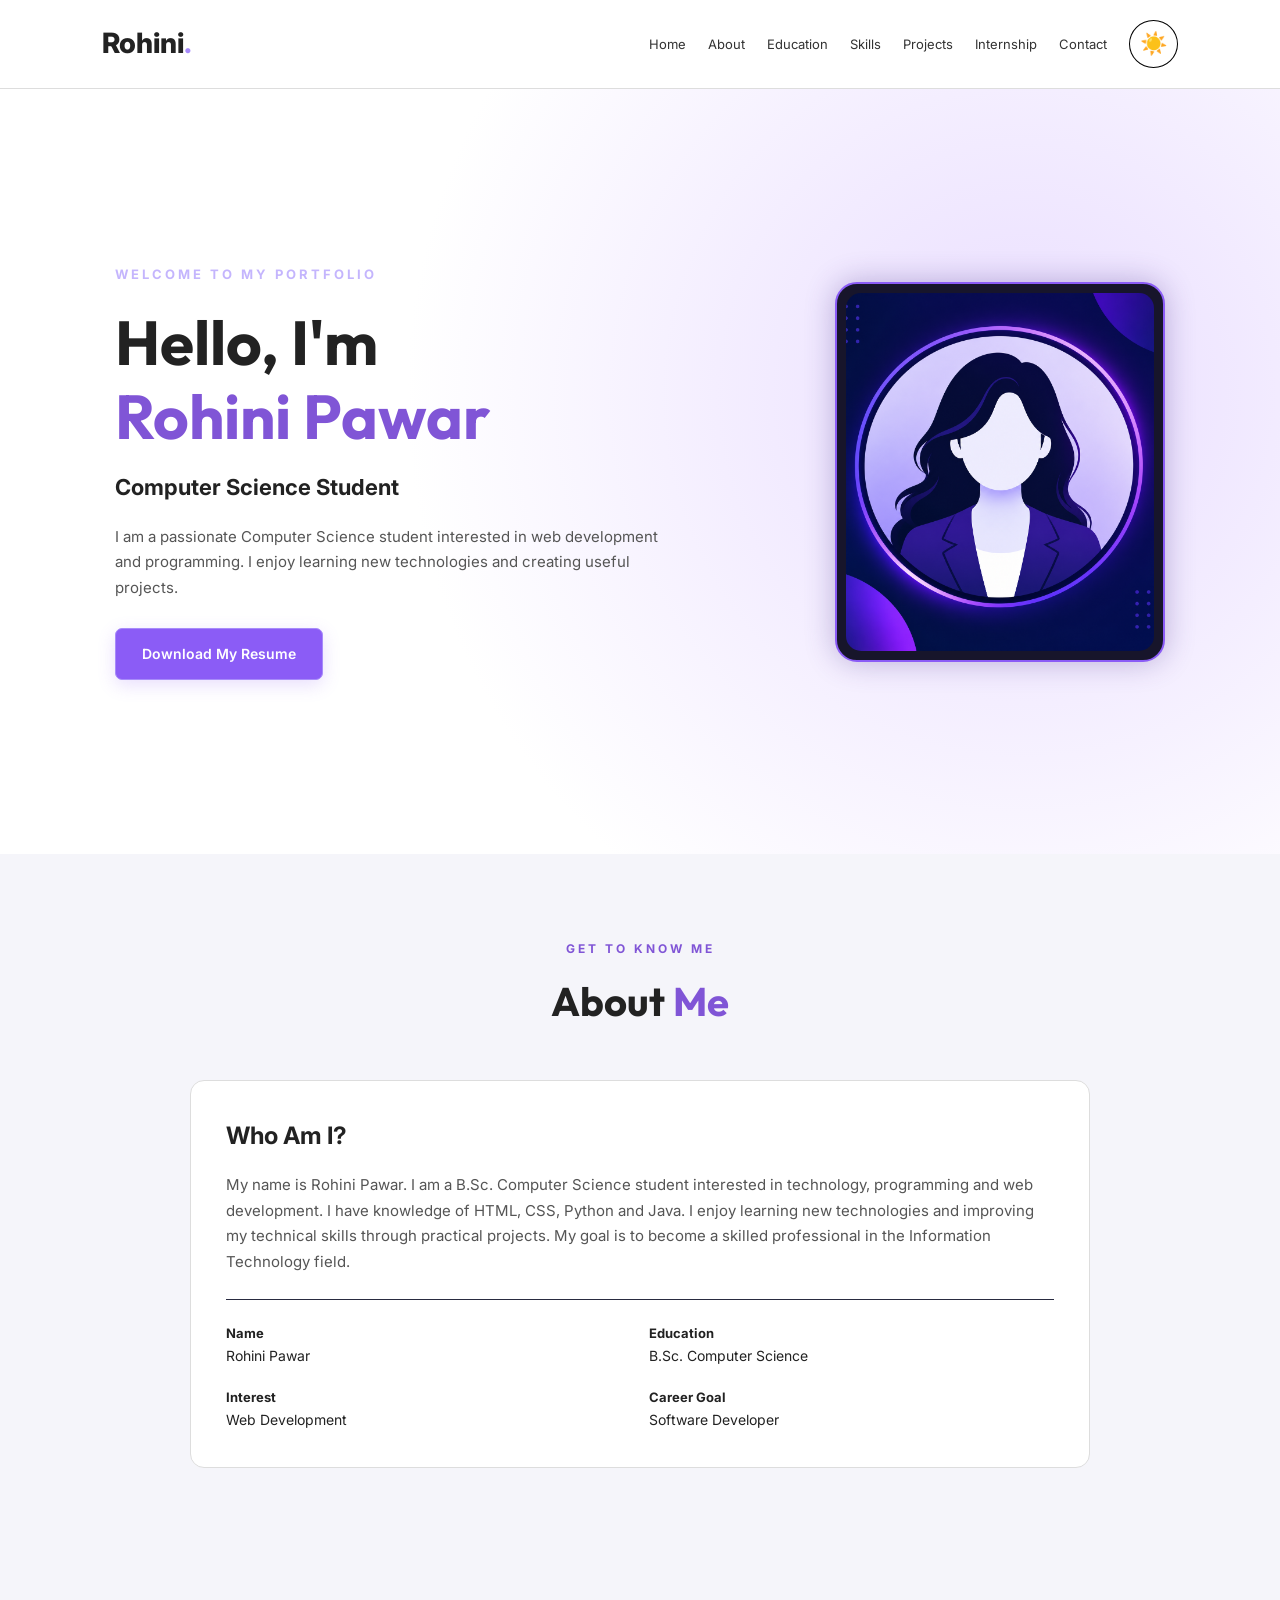
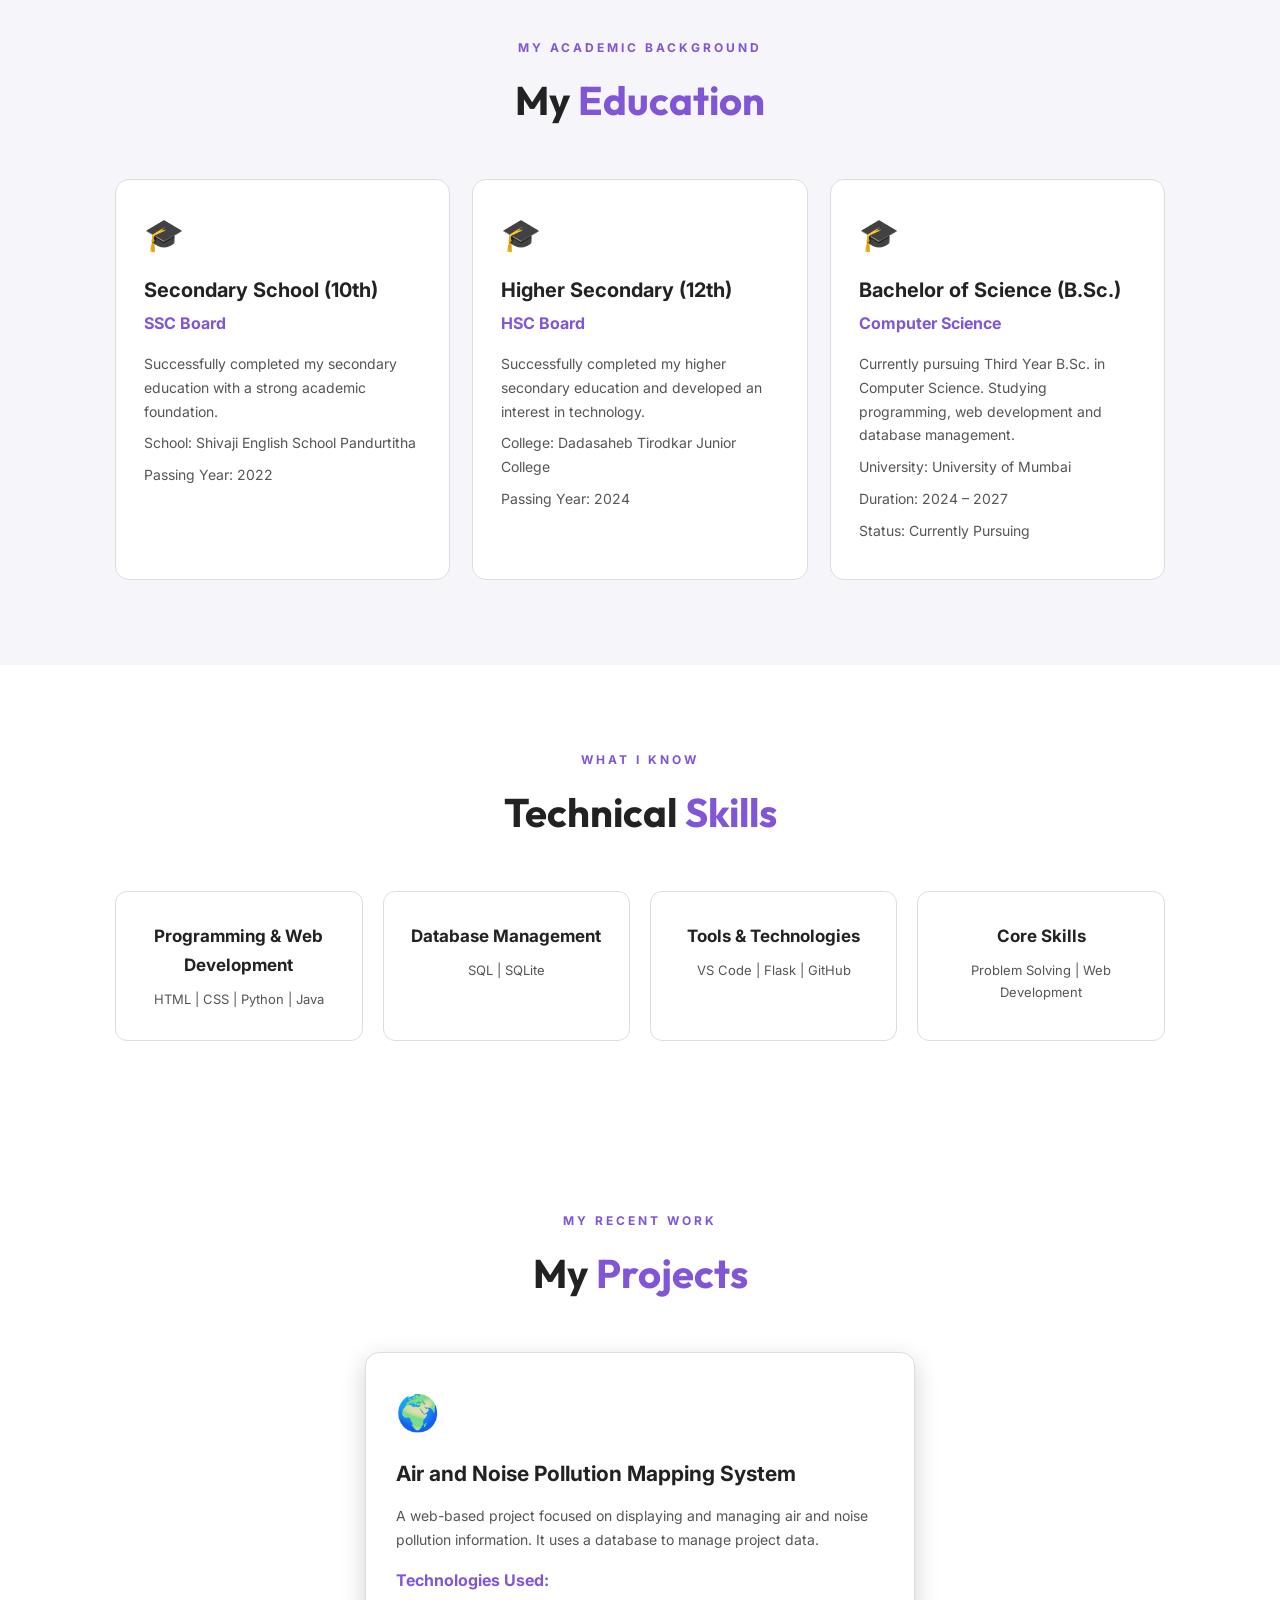
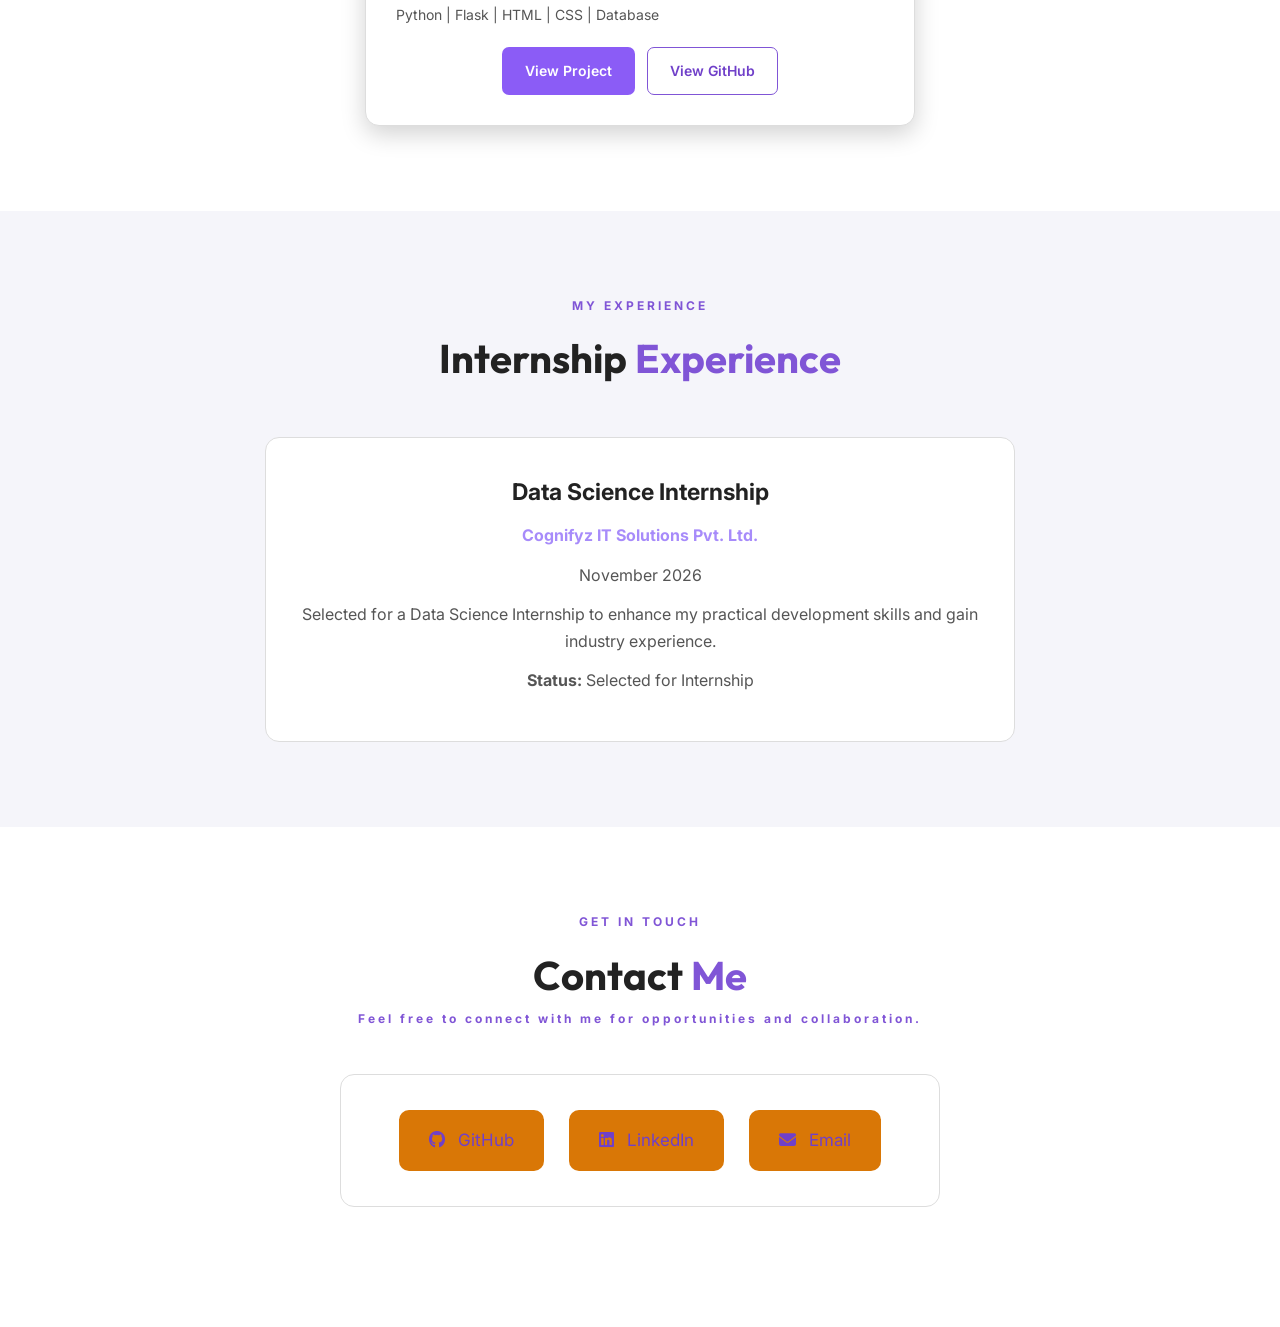
<file: index.html>
<!DOCTYPE html>
<html lang="en">

<head>
    <meta charset="UTF-8">
    <meta name="viewport" content="width=device-width, initial-scale=1.0">

    <meta name="description" content="Rohini Pawar's personal portfolio showcasing education, technical skills, projects and internship experience.">

    <title>Rohini Pawar | Portfolio</title>

    <link rel="stylesheet" href="style.css">

    <link rel="stylesheet"
href="https://cdnjs.cloudflare.com/ajax/libs/font-awesome/6.5.2/css/all.min.css">
</head>

<body>

    <!-- Navigation -->
    <header>

        <a href="#home" class="logo">Rohini<span>.</span></a>

        <button
            class="menu-icon"
            id="menu-btn"
            type="button"
            aria-label="Open navigation menu"
            aria-expanded="false">
            ☰
        </button>

        <nav id="navbar">

            <a href="#home">Home</a>
            <a href="#about">About</a>
            <a href="#education">Education</a>
            <a href="#skills">Skills</a>
            <a href="#projects">Projects</a>
            <a href="#internship">Internship</a>
            <a href="#contact">Contact</a>

            <button
                id="theme-toggle"
                class="theme-btn"
                type="button"
                aria-label="Toggle dark and light mode">
                🌙
            </button>

        </nav>

    </header>


    <!-- Home Section -->
    <section id="home">

        <div class="hero-content">

            <div class="hero-text">

                <p class="intro">WELCOME TO MY PORTFOLIO</p>

                <h1>Hello, I'm <span>Rohini Pawar</span></h1>

                <h2>Computer Science Student</h2>

                <p>
                    I am a passionate Computer Science student interested
                    in web development and programming. I enjoy learning
                    new technologies and creating useful projects.
                </p>

                <div class="resume-button">

                    <a href="resume.pdf/rohini.cv.pdf" download>
                        Download My Resume
                    </a>

                </div>

            </div>


            <div class="hero-image">

                <img
                    src="image/profile.png"
                    alt="Rohini Pawar profile photo">

            </div>

        </div>

    </section>


    <!-- About Section -->
    <section id="about">

        <div class="heading">

            <p>GET TO KNOW ME</p>

            <h2>About <span>Me</span></h2>

        </div>


        <div class="about-box">

            <h3>Who Am I?</h3>

            <p>
                My name is Rohini Pawar. I am a B.Sc. Computer Science
                student interested in technology, programming and
                web development.

                I have knowledge of HTML, CSS, Python and Java.
                I enjoy learning new technologies and improving
                my technical skills through practical projects.

                My goal is to become a skilled professional
                in the Information Technology field.
            </p>


            <div class="details">

                <div>
                    <strong>Name</strong>
                    <span>Rohini Pawar</span>
                </div>

                <div>
                    <strong>Education</strong>
                    <span>B.Sc. Computer Science</span>
                </div>

                <div>
                    <strong>Interest</strong>
                    <span>Web Development</span>
                </div>

                <div>
                    <strong>Career Goal</strong>
                    <span>Software Developer</span>
                </div>

            </div>

        </div>

    </section>


    <!-- Education Section -->
    <section id="education">

        <div class="heading">

            <p>MY ACADEMIC BACKGROUND</p>

            <h2>My <span>Education</span></h2>

        </div>


        <div class="education-container">


            <!-- SSC -->
            <div class="education-box">

                <div class="education-icon">🎓</div>

                <h3>Secondary School (10th)</h3>

                <h4>SSC Board</h4>

                <p>
                    Successfully completed my secondary education
                    with a strong academic foundation.
                </p>

                <span>School: Shivaji English School Pandurtitha</span>

                <span>Passing Year: 2022</span>

            </div>


            <!-- HSC -->
            <div class="education-box">

                <div class="education-icon">🎓</div>

                <h3>Higher Secondary (12th)</h3>

                <h4>HSC Board</h4>

                <p>
                    Successfully completed my higher secondary
                    education and developed an interest in technology.
                </p>

                <span>College: Dadasaheb Tirodkar Junior College</span>

                <span>Passing Year: 2024</span>

            </div>


            <!-- Graduation -->
            <div class="education-box">

                <div class="education-icon">🎓</div>

                <h3>Bachelor of Science (B.Sc.)</h3>

                <h4>Computer Science</h4>

                <p>
                    Currently pursuing Third Year B.Sc. in Computer Science.
                    Studying programming, web development and database
                    management.
                </p>

                <span>University: University of Mumbai</span>

                <span>Duration: 2024 – 2027</span>

                <span>Status: Currently Pursuing</span>

            </div>

        </div>

    </section>


    <!-- Skills Section -->
    <section id="skills">

        <div class="heading">

            <p>WHAT I KNOW</p>

            <h2>Technical <span>Skills</span></h2>

        </div>


        <div class="skills-container">


            <div class="skill-card">

                <h3>Programming & Web Development</h3>

                <p>HTML | CSS | Python | Java</p>

            </div>


            <div class="skill-card">

                <h3>Database Management</h3>

                <p>SQL | SQLite</p>

            </div>


            <div class="skill-card">

                <h3>Tools & Technologies</h3>

                <p>VS Code | Flask | GitHub</p>

            </div>


            <div class="skill-card">

                <h3>Core Skills</h3>

                <p>Problem Solving | Web Development</p>

            </div>

        </div>

    </section>


    <!-- Projects Section -->
    <section id="projects">

        <div class="heading">

            <p>MY RECENT WORK</p>

            <h2>My <span>Projects</span></h2>

        </div>


        <div class="projects-container">


            <!-- Project 1 -->
            <div class="project-card">

                <div class="project-icon">🌍</div>

                <h3>Air and Noise Pollution Mapping System</h3>

                <p>
                    A web-based project focused on displaying and
                    managing air and noise pollution information.
                    It uses a database to manage project data.
                </p>

                <h4>Technologies Used:</h4>

                <p class="project-tech">
                    Python | Flask | HTML | CSS | Database
                </p>


                <div class="project-links">

                    <a
                        href="project.html"
                        target="_blank"
                        rel="noopener noreferrer"
                        class="project-btn">
                        View Project
                    </a>


                    <a
                        href="https://github.com/rohinipawar2612/Air_Noise_Pollution_Mapping"
                        target="_blank"
                        rel="noopener noreferrer">
                        View GitHub
                    </a>

                </div>

            </div>

        </div>

    </section>


    <!-- Internship Section -->
    <section id="internship">

        <div class="heading">

            <p>MY EXPERIENCE</p>

            <h2>Internship <span>Experience</span></h2>

        </div>


        <div class="internship-content">

            <h3>Data Science Internship</h3>

            <h4>Cognifyz IT Solutions Pvt. Ltd.</h4>

            <p>November 2026</p>

            <p>
                Selected for a Data Science Internship to enhance my
                practical development skills and gain industry experience.
            </p>

            <p>
                <strong>Status:</strong> Selected for Internship
            </p>

        </div>

    </section>


    

<!-- Contact Section -->
<section id="contact">

    <div class="heading">
        <p>GET IN TOUCH</p>
        <h2>Contact <span>Me</span></h2>
        <p>Feel free to connect with me for opportunities and collaboration.</p>
    </div>

    <div class="contact-container">

        <!-- GitHub -->
        <a href="https://github.com/rohinipawar2612"
           target="_blank"
           rel="noopener noreferrer">
            <i class="fab fa-github"></i>
            GitHub
        </a>

        <!-- LinkedIn -->
        <a href="https://www.linkedin.com/"
           target="_blank"
           rel="noopener noreferrer">
            <i class="fab fa-linkedin"></i>
            LinkedIn
        </a>

        <!-- Email -->
        <a href="mailto:ruhipawar1226@gmail.com">
            <i class="fas fa-envelope"></i>
            Email
        </a>

    </div>

</section>



    <!-- JavaScript -->
    <script src="script.js"></script>

</body>
</html>
</file>
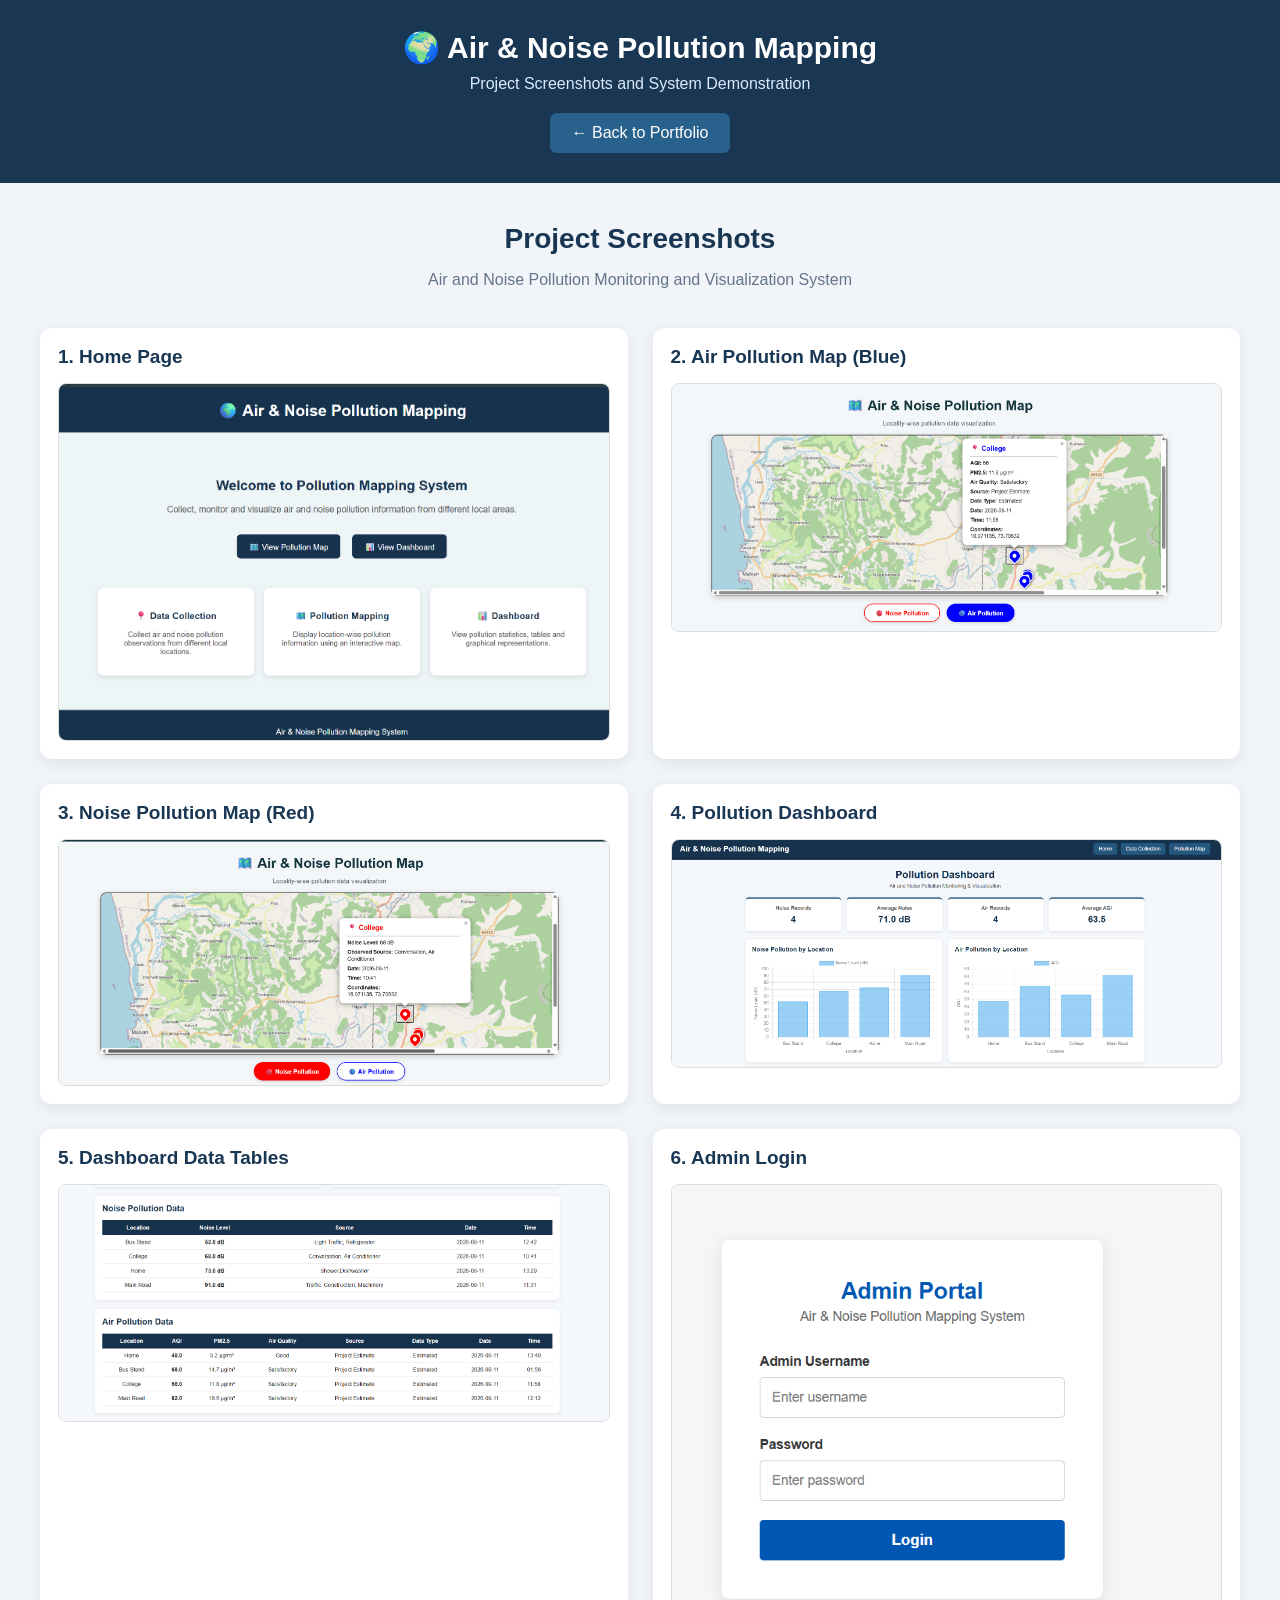
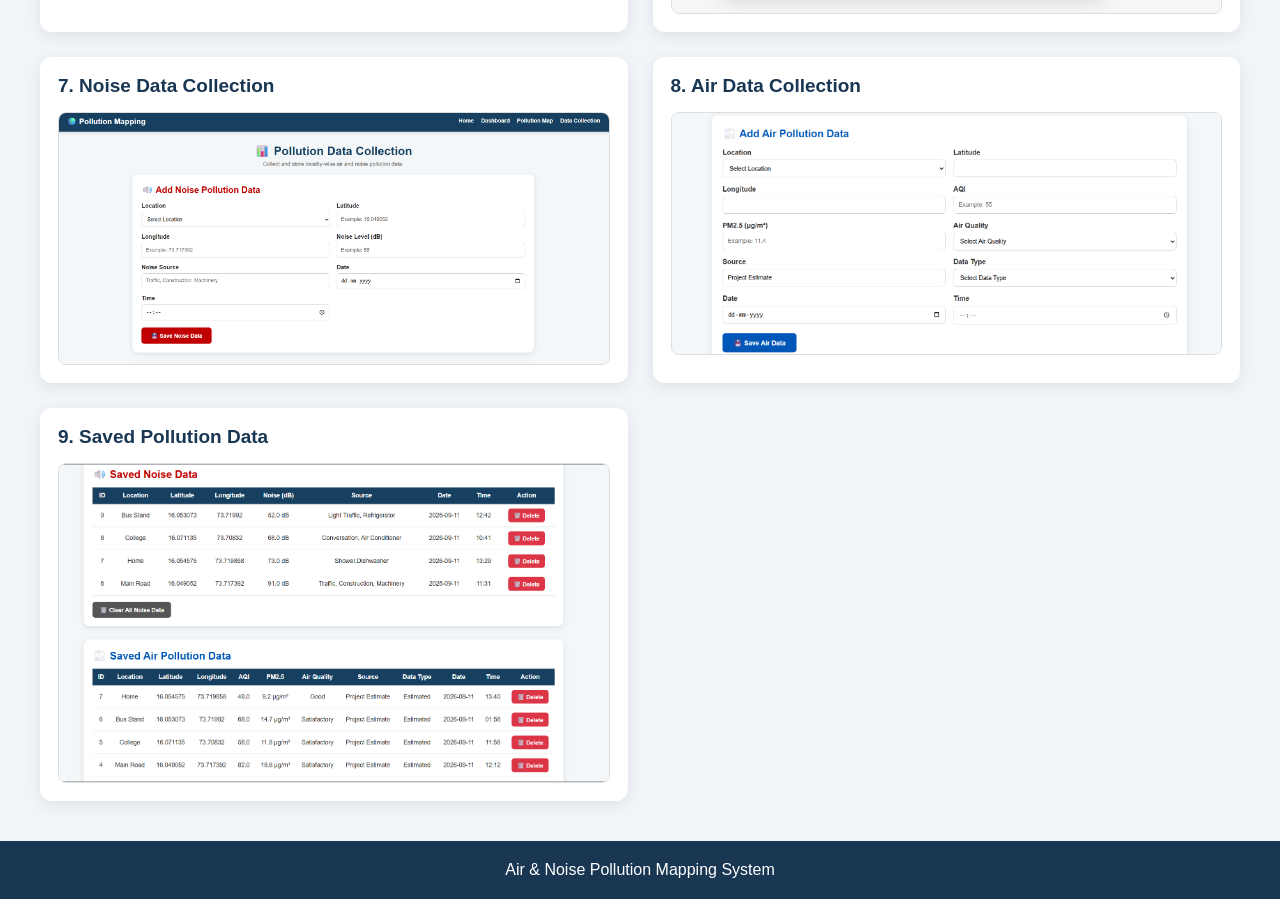
<file: project.html>
<!DOCTYPE html>
<html lang="en">
<head>
    <meta charset="UTF-8">
    <meta name="viewport" content="width=device-width, initial-scale=1.0">

    <title>Air & Noise Pollution Mapping Project</title>

    <style>
        * {
            margin: 0;
            padding: 0;
            box-sizing: border-box;
        }

        body {
            font-family: Arial, sans-serif;
            background: #f1f5f9;
            color: #193653;
        }

        header {
            background: #193653;
            color: white;
            text-align: center;
            padding: 30px 15px;
        }

        header h1 {
            font-size: 30px;
        }

        header p {
            margin-top: 10px;
            color: #dbeafe;
        }

        .back-btn {
            display: inline-block;
            margin-top: 20px;
            padding: 11px 22px;
            background: #28618b;
            color: white;
            text-decoration: none;
            border-radius: 7px;
            transition: 0.3s;
        }

        .back-btn:hover {
            background: #347ba9;
            transform: translateY(-2px);
        }

        .container {
            max-width: 1250px;
            margin: 40px auto;
            padding: 0 25px;
        }

        .container h2 {
            text-align: center;
            font-size: 28px;
            margin-bottom: 12px;
        }

        .description {
            text-align: center;
            color: #64748b;
            margin-bottom: 35px;
            line-height: 1.6;
        }

        .gallery {
            display: grid;
            grid-template-columns: repeat(2, minmax(0, 1fr));
            gap: 25px;
        }

        .gallery-card {
            background: white;
            padding: 18px;
            border-radius: 12px;
            box-shadow: 0 4px 15px rgba(0, 0, 0, 0.08);
            transition: 0.3s;
        }

        .gallery-card:hover {
            transform: translateY(-5px);
            box-shadow: 0 8px 22px rgba(0, 0, 0, 0.12);
        }

        .gallery-card h3 {
            font-size: 19px;
            margin-bottom: 15px;
        }

        .gallery-card a {
            display: block;
        }

        .gallery-card img {
            width: 100%;
            height: auto;
            display: block;
            border-radius: 8px;
            border: 1px solid #ddd;
            cursor: pointer;
            transition: 0.3s;
        }

        .gallery-card img:hover {
            transform: scale(1.02);
        }

        footer {
            background: #193653;
            color: white;
            text-align: center;
            padding: 20px;
            margin-top: 40px;
        }

        @media (max-width: 768px) {
            .gallery {
                grid-template-columns: 1fr;
            }

            header h1 {
                font-size: 23px;
            }

            .container {
                padding: 0 15px;
            }
        }
    </style>
</head>

<body>

<header>
    <h1>🌍 Air & Noise Pollution Mapping</h1>
    <p>Project Screenshots and System Demonstration</p>

    <a href="index.html" class="back-btn">
        ← Back to Portfolio
    </a>
</header>

<div class="container">

    <h2>Project Screenshots</h2>

    <p class="description">
        Air and Noise Pollution Monitoring and Visualization System
    </p>

    <div class="gallery">

        <div class="gallery-card">
            <h3>1. Home Page</h3>
            <a href="https://rohinipawar2612.github.io/MyPortfolio/project/Home%20Page.png" target="_blank">
                <img src="https://rohinipawar2612.github.io/MyPortfolio/project/Home%20Page.png" alt="Home Page">
            </a>
        </div>

        <div class="gallery-card">
            <h3>2. Air Pollution Map (Blue)</h3>
            <a href="https://rohinipawar2612.github.io/MyPortfolio/project/Air%20Pollution%20Map.png" target="_blank">
                <img src="https://rohinipawar2612.github.io/MyPortfolio/project/Air%20Pollution%20Map.png" alt="Air Pollution Map">
            </a>
        </div>

        <div class="gallery-card">
            <h3>3. Noise Pollution Map (Red)</h3>
            <a href="https://rohinipawar2612.github.io/MyPortfolio/project/Noise%20Pollution%20Map.png" target="_blank">
                <img src="https://rohinipawar2612.github.io/MyPortfolio/project/Noise%20Pollution%20Map.png" alt="Noise Pollution Map">
            </a>
        </div>

        <div class="gallery-card">
            <h3>4. Pollution Dashboard</h3>
            <a href="https://rohinipawar2612.github.io/MyPortfolio/project/Pollution%20Dashboard.png" target="_blank">
                <img src="https://rohinipawar2612.github.io/MyPortfolio/project/Pollution%20Dashboard.png" alt="Pollution Dashboard">
            </a>
        </div>

        <div class="gallery-card">
            <h3>5. Dashboard Data Tables</h3>
            <a href="https://rohinipawar2612.github.io/MyPortfolio/project/Dashboard%20Data%20Tables.png" target="_blank">
                <img src="https://rohinipawar2612.github.io/MyPortfolio/project/Dashboard%20Data%20Tables.png" alt="Dashboard Data Tables">
            </a>
        </div>

        <div class="gallery-card">
            <h3>6. Admin Login</h3>
            <a href="https://rohinipawar2612.github.io/MyPortfolio/project/Admin%20Login.png" target="_blank">
                <img src="https://rohinipawar2612.github.io/MyPortfolio/project/Admin%20Login.png" alt="Admin Login">
            </a>
        </div>

        <div class="gallery-card">
            <h3>7. Noise Data Collection</h3>
            <a href="https://rohinipawar2612.github.io/MyPortfolio/project/Noise%20Data%20Collection.png" target="_blank">
                <img src="https://rohinipawar2612.github.io/MyPortfolio/project/Noise%20Data%20Collection.png" alt="Noise Data Collection">
            </a>
        </div>

        <div class="gallery-card">
            <h3>8. Air Data Collection</h3>
            <a href="https://rohinipawar2612.github.io/MyPortfolio/project/Air%20Data%20Collection.png" target="_blank">
                <img src="https://rohinipawar2612.github.io/MyPortfolio/project/Air%20Data%20Collection.png" alt="Air Data Collection">
            </a>
        </div>

        <div class="gallery-card">
            <h3>9. Saved Pollution Data</h3>
            <a href="https://rohinipawar2612.github.io/MyPortfolio/project/Saved%20Pollution%20Data.png" target="_blank">
                <img src="https://rohinipawar2612.github.io/MyPortfolio/project/Saved%20Pollution%20Data.png" alt="Saved Pollution Data">
            </a>
        </div>

    </div>
</div>

<footer>
    <p>Air & Noise Pollution Mapping System</p>
</footer>

</body>
</html>
</file>
<file: style.css>
@import url('https://fonts.googleapis.com/css2?family=Inter:wght@400;500;600;700;800&family=Outfit:wght@400;500;600;700;800&display=swap');

/* Global Settings */
* {
    margin: 0;
    padding: 0;
    box-sizing: border-box;
    scroll-behavior: smooth;
}

body {
    font-family: 'Inter', sans-serif;
    background: #080b16;
    color: white;
    line-height: 1.7;
}

a {
    text-decoration: none;
}

/* Navbar */
header {
    padding: 20px 8%;
    display: flex;
    justify-content: space-between;
    align-items: center;
    background: #080b16;
    border-bottom: 1px solid #25263b;
    position: sticky;
    top: 0;
    z-index: 1000;
}

.logo {
    font-size: 28px;
    font-weight: 800;
    color: white;
}

.logo span,
footer span {
    color: #a78bfa;
}

nav {
    display: flex;
    align-items: center;
    gap: 22px;
}

nav a {
    color: #cbd5e1;
    font-size: 13px;
    transition: 0.3s;
}

nav a:hover {
    color: #a78bfa;
}

#menu-toggle,
.menu-icon {
    display: none;
}

/* Home Section */
#home {
    min-height: 85vh;
    padding: 80px 9%;
    display: flex;
    align-items: center;
    background: radial-gradient(
        circle at 80% 40%,
        #28204c,
        #080b16 45%
    );
    scroll-margin-top: 75px;
}

.hero-content {
    display: flex;
    justify-content: space-between;
    align-items: center;
    gap: 50px;
    width: 100%;
}

.hero-text {
    flex: 1;
}

.intro {
    color: #c4b5fd;
    letter-spacing: 3px;
    font-size: 13px;
    font-weight: 700;
    margin-bottom: 20px;
}

.hero-text h1 {
    font-family: 'Outfit', sans-serif;
    font-size: clamp(38px, 5vw, 62px);
    line-height: 1.2;
    margin-bottom: 15px;
}

.hero-text h1 span {
    display: block;
    color: #a78bfa;
}

.hero-text h2 {
    font-size: 22px;
    margin-bottom: 18px;
}

.hero-text > p:not(.intro) {
    color: #94a3b8;
    max-width: 570px;
    margin-bottom: 28px;
    font-size: 15px;
}

/* Profile Image */
.hero-image {
    width: 330px;
    height: 380px;
    flex-shrink: 0;
    padding: 9px;
    border: 2px solid #8b5cf6;
    border-radius: 22px;
    background: #17152b;
    box-shadow: 0 0 30px #4c328b55;
}

.hero-image img {
    width: 100%;
    height: 100%;
    object-fit: cover;
    border-radius: 15px;
}

/* Common Sections */
section:not(#home) {
    padding: 85px 9%;
    scroll-margin-top: 75px;
}

.heading {
    text-align: center;
    margin-bottom: 45px;
}

.heading p {
    color: #c4b5fd;
    font-size: 12px;
    font-weight: 700;
    letter-spacing: 3px;
}

.heading h2 {
    font-family: 'Outfit', sans-serif;
    font-size: 40px;
    margin-top: 8px;
}

.heading h2 span {
    color: #a78bfa;
}

/* About */
#about,
#education,
#internship {
    background: #0d1222;
}

.about-box {
    max-width: 900px;
    margin: auto;
    padding: 35px;
    background: #111729;
    border: 1px solid #292b40;
    border-radius: 14px;
}

.about-box h3 {
    color: #c4b5fd;
    font-size: 24px;
    margin-bottom: 15px;
}

.about-box > p {
    color: #94a3b8;
    font-size: 15px;
    margin-bottom: 12px;
}

.details {
    display: grid;
    grid-template-columns: repeat(2, 1fr);
    gap: 18px;
    margin-top: 25px;
    padding-top: 22px;
    border-top: 1px solid #292b40;
}

.details div {
    display: flex;
    flex-direction: column;
}

.details strong {
    color: #c4b5fd;
    font-size: 13px;
}

.details span {
    color: #cbd5e1;
    font-size: 14px;
}

/* Education */
.education-container {
    display: grid;
    grid-template-columns: repeat(3, minmax(0, 1fr));
    gap: 22px;
}

.education-box {
    padding: 28px;
    background: #111729;
    border: 1px solid #292b40;
    border-radius: 14px;
    transition: 0.3s;
}

.education-box:hover {
    transform: translateY(-6px);
    border-color: #8b5cf6;
}

.education-icon {
    font-size: 32px;
    margin-bottom: 12px;
}

.education-box h3 {
    font-size: 20px;
    margin-bottom: 5px;
}

.education-box h4 {
    color: #a78bfa;
    margin-bottom: 15px;
}

.education-box p,
.education-box span {
    display: block;
    color: #94a3b8;
    font-size: 14px;
    margin-bottom: 8px;
}

/* Skills */
.skills-container {
    display: grid;
    grid-template-columns: repeat(4, minmax(0, 1fr));
    gap: 20px;
}

.skill-card {
    text-align: center;
    padding: 30px 18px;
    background: #111729;
    border: 1px solid #292b40;
    border-radius: 12px;
    transition: 0.3s;
}

.skill-card:hover {
    transform: translateY(-7px);
    border-color: #8b5cf6;
}

.skill-card h3 {
    margin-bottom: 8px;
    font-size: 17px;
}

.skill-card p {
    color: #94a3b8;
    font-size: 13px;
}

/* Internship */
.internship-content {
    max-width: 750px;
    margin: auto;
    padding: 35px;
    text-align: center;
    background: #111729;
    border: 1px solid #292b40;
    border-radius: 14px;
    transition: 0.3s;
}

.internship-content:hover {
    border-color: #8b5cf6;
    transform: translateY(-5px);
}

.internship-content h3 {
    font-size: 23px;
    margin-bottom: 10px;
}

.internship-content h4 {
    color: #a78bfa;
    margin-bottom: 12px;
}

.internship-content p {
    color: #94a3b8;
    margin-bottom: 12px;
}

/* Contact */
#contact {
    background: #080b16;
}

.contact-container {
    max-width: 600px;
    margin: 35px auto;
    padding: 35px;
    text-align: center;
    line-height: 1.8;
    background: #111729;
    border: 1px solid #292b40;
    border-radius: 14px;
}

.contact-container p {
    margin: 18px 0 3px;
    font-size: 17px;
}

.contact-container a {
    color: #c4b5fd;
    text-decoration: none;
    overflow-wrap: anywhere;
}

.contact-container a:hover {
    color: #a78bfa;
    text-decoration: underline;
}

.contact-container hr {
    margin: 30px 0;
    border: 0;
    border-top: 1px solid #292b40;
}

.contact-container h3 {
    margin-bottom: 20px;
    font-size: 22px;
}

/* Contact Form */
.contact-container input,
.contact-container textarea {
    display: block;
    width: 100%;
    padding: 13px;
    margin: 12px 0;
    border: 1px solid #292b40;
    border-radius: 7px;
    background: #080b16;
    color: white;
    font-family: 'Inter', sans-serif;
    font-size: 14px;
    outline: none;
}

.contact-container input:focus,
.contact-container textarea:focus {
    border-color: #8b5cf6;
}

.contact-container input::placeholder,
.contact-container textarea::placeholder {
    color: #94a3b8;
}

.contact-container input[type="email"] {
    text-transform: lowercase;
}

.contact-container textarea {
    resize: vertical;
}

.contact-container button {
    padding: 12px 30px;
    background: #8b5cf6;
    color: white;
    border: none;
    border-radius: 7px;
    font-size: 14px;
    font-weight: 600;
    cursor: pointer;
    transition: 0.3s;
}

.contact-container button:hover {
    background: #7040d9;
    transform: translateY(-3px);
}

/* Footer */
footer {
    padding: 30px 15px;
    text-align: center;
    background: #060914;
    border-top: 1px solid #292b40;
}

footer h3 {
    font-size: 25px;
    margin-bottom: 10px;
}

footer p {
    color: #94a3b8;
    font-size: 13px;
}

/* Tablet Responsive */
@media (max-width: 1000px) {
    header {
        padding: 18px 5%;
    }

    nav {
        gap: 13px;
    }

    nav a {
        font-size: 12px;
    }

    #home {
        padding: 65px 6%;
    }

    .hero-content {
        gap: 30px;
    }

    .hero-image {
        width: 280px;
        height: 330px;
    }

    .education-container {
        grid-template-columns: repeat(2, minmax(0, 1fr));
    }

    .skills-container {
        grid-template-columns: repeat(2, minmax(0, 1fr));
    }
}

/* Mobile Responsive */
@media (max-width: 700px) {
    header {
        padding: 16px 6%;
        flex-wrap: wrap;
        justify-content: space-between;
    }

    .logo {
        font-size: 25px;
    }

    /* Hamburger Menu */
    .menu-icon {
        display: block;
        color: white;
        font-size: 27px;
        cursor: pointer;
        order: 2;
    }

    #menu-toggle {
        display: none;
    }

    header nav {
        display: none;
        flex-direction: column;
        align-items: center;
        width: 100%;
        gap: 0;
        padding-top: 12px;
        order: 3;
    }

    #menu-toggle:checked ~ nav {
        display: flex;
    }

    nav a {
        display: block;
        width: 100%;
        padding: 12px;
        text-align: center;
        border-top: 1px solid #25263b;
        font-size: 14px;
    }

    #home {
        min-height: auto;
        padding: 60px 7%;
    }

    .hero-content {
        flex-direction: column-reverse;
        text-align: center;
        gap: 30px;
    }

    .hero-image {
        width: 230px;
        height: 270px;
    }

    .hero-text h1 {
        font-size: 40px;
    }

    .hero-text h2 {
        font-size: 19px;
    }

    .hero-text > p:not(.intro) {
        font-size: 14px;
    }

    section:not(#home) {
        padding: 65px 6%;
    }

    .heading h2 {
        font-size: 34px;
    }

    .education-container {
        grid-template-columns: 1fr;
    }

    .skills-container {
        grid-template-columns: repeat(2, minmax(0, 1fr));
    }

    .about-box,
    .education-box,
    .internship-content,
    .contact-container {
        padding: 25px;
    }
}

/* Small Mobile */
@media (max-width: 480px) {
    .hero-text h1 {
        font-size: 34px;
    }

    .intro {
        font-size: 11px;
        letter-spacing: 2px;
    }

    .heading h2 {
        font-size: 30px;
    }

    .heading p {
        font-size: 10px;
        letter-spacing: 2px;
    }

    .skills-container,
    .details {
        grid-template-columns: 1fr;
    }

    .skill-card {
        padding: 25px 15px;
    }

    .about-box,
    .education-box,
    .internship-content,
    .contact-container {
        padding: 20px;
    }

    .contact-container button {
        width: 100%;
    }
}


/* Mobile Navigation */

.menu-icon {
    display: none;
    font-size: 28px;
    background: none;
    border: none;
    cursor: pointer;
    color: inherit;
}

@media (max-width: 768px) {

    .menu-icon {
        display: block;
    }

    header nav {
        display: none;
        flex-direction: column;
        position: absolute;
        top: 100%;
        left: 0;
        width: 100%;
        background: #222;
        padding: 20px;
        gap: 20px;
    }

    header nav.active {
        display: flex;
    }

    header nav a {
        color: white;
    }
}

/* =================================
   DARK / LIGHT MODE
================================= */

/* LIGHT MODE */

body:not(.dark-mode) {
    background: #ffffff;
    color: #222222;
}

/* Navbar */

body:not(.dark-mode) header {
    background: #ffffff;
    border-bottom: 1px solid #dddddd;
}

body:not(.dark-mode) .logo {
    color: #222222;
}

body:not(.dark-mode) nav a {
    color: #333333;
}

/* Home */

body:not(.dark-mode) #home {
    background: radial-gradient(
        circle at 80% 40%,
        #e9ddff,
        #ffffff 55%
    );
}

body:not(.dark-mode) .hero-text h1,
body:not(.dark-mode) .hero-text h2 {
    color: #222222;
}

body:not(.dark-mode) .hero-text > p:not(.intro) {
    color: #555555;
}

/* Other Sections */

body:not(.dark-mode) #about,
body:not(.dark-mode) #education,
body:not(.dark-mode) #internship {
    background: #f5f5fa;
}

body:not(.dark-mode) #skills,
body:not(.dark-mode) #contact {
    background: #ffffff;
}

/* Cards */

body:not(.dark-mode) .about-box,
body:not(.dark-mode) .education-box,
body:not(.dark-mode) .skill-card,
body:not(.dark-mode) .internship-content,
body:not(.dark-mode) .contact-container {
    background: #ffffff;
    border-color: #dddddd;
}

/* Light Mode Text */

body:not(.dark-mode) .about-box h3,
body:not(.dark-mode) .education-box h3,
body:not(.dark-mode) .skill-card h3,
body:not(.dark-mode) .internship-content h3,
body:not(.dark-mode) .contact-container h3,
body:not(.dark-mode) .details strong,
body:not(.dark-mode) .details span {
    color: #222222;
}

body:not(.dark-mode) .about-box p,
body:not(.dark-mode) .education-box p,
body:not(.dark-mode) .education-box span,
body:not(.dark-mode) .skill-card p,
body:not(.dark-mode) .internship-content p {
    color: #555555;
}

body:not(.dark-mode) .heading p {
    color: #8055d6;
}

body:not(.dark-mode) .heading h2 {
    color: #222222;
}

body:not(.dark-mode) .heading h2 span,
body:not(.dark-mode) .hero-text h1 span {
    color: #8055d6;
}

/* Contact */

body:not(.dark-mode) .contact-container a {
    color: #7040c9;
}

body:not(.dark-mode) .contact-container input,
body:not(.dark-mode) .contact-container textarea {
    background: #ffffff;
    color: #222222;
    border-color: #cccccc;
}

body:not(.dark-mode) .contact-container input::placeholder,
body:not(.dark-mode) .contact-container textarea::placeholder {
    color: #777777;
}

/* Footer */

body:not(.dark-mode) footer {
    background: #eeeeF5;
    color: #222222;
}

body:not(.dark-mode) footer p {
    color: #555555;
}


/* =================================
   DARK MODE
================================= */

body.dark-mode {
    background: #080b16;
    color: white;
}

body.dark-mode header {
    background: #080b16;
    border-bottom: 1px solid #25263b;
}

body.dark-mode .logo {
    color: white;
}

body.dark-mode nav a {
    color: #cbd5e1;
}

/* Home Purple Gradient */

body.dark-mode #home {
    background: radial-gradient(
        circle at 80% 40%,
        #28204c,
        #080b16 45%
    );
}

body.dark-mode .hero-text h1,
body.dark-mode .hero-text h2 {
    color: white;
}

body.dark-mode .hero-text h1 span {
    color: #a78bfa;
}

body.dark-mode .hero-text > p:not(.intro) {
    color: #94a3b8;
}

/* Dark Sections */

body.dark-mode #about,
body.dark-mode #education,
body.dark-mode #internship {
    background: #0d1222;
}

body.dark-mode #skills,
body.dark-mode #contact {
    background: #080b16;
}

/* Dark Cards */

body.dark-mode .about-box,
body.dark-mode .education-box,
body.dark-mode .skill-card,
body.dark-mode .internship-content,
body.dark-mode .contact-container {
    background: #111729;
    border-color: #292b40;
}

/* Dark Text */

body.dark-mode .about-box h3,
body.dark-mode .education-box h3,
body.dark-mode .skill-card h3,
body.dark-mode .internship-content h3,
body.dark-mode .contact-container h3 {
    color: white;
}

body.dark-mode .about-box p,
body.dark-mode .education-box p,
body.dark-mode .education-box span,
body.dark-mode .skill-card p,
body.dark-mode .internship-content p {
    color: #94a3b8;
}

body.dark-mode .heading h2 {
    color: white;
}

body.dark-mode .heading p,
body.dark-mode .details strong {
    color: #c4b5fd;
}

body.dark-mode .details span {
    color: #cbd5e1;
}

/* Dark Contact */

body.dark-mode .contact-container a {
    color: #c4b5fd;
}

body.dark-mode .contact-container input,
body.dark-mode .contact-container textarea {
    background: #080b16;
    color: white;
    border-color: #292b40;
}

body.dark-mode .contact-container input::placeholder,
body.dark-mode .contact-container textarea::placeholder {
    color: #94a3b8;
}

/* Dark Footer */

body.dark-mode footer {
    background: #060914;
    color: white;
}

body.dark-mode footer p {
    color: #94a3b8;
}


/* =================================
   SMOOTH TRANSITION
================================= */

body,
header,
section,
.about-box,
.education-box,
.skill-card,
.internship-content,
.contact-container,
footer {
    transition: background 0.4s ease, color 0.4s ease;
}


/* Theme Button */

.theme-btn {
    cursor: pointer;
    font-size: 22px;
    border: 1px solid currentColor;
    border-radius: 50%;
    padding: 10px;
    background: transparent;
}


/* ===== SCROLL ANIMATIONS ===== */

.reveal {
    opacity: 0;
    transform: translateY(40px);
    transition: opacity 0.8s ease,
                transform 0.8s ease;
}

.reveal.show {
    opacity: 1;
    transform: translateY(0);
}

/* Animation for reduced motion preference */

@media (prefers-reduced-motion: reduce) {
    .reveal {
        opacity: 1;
        transform: none;
        transition: none;
    }
}

/* ===== CONTACT FORM VALIDATION ===== */

#form-error {
    color: #ff4d4d;
    font-size: 14px;
    margin: 10px 0;
    text-align: left;
}

#form-success {
    color: #22c55e;
    font-size: 14px;
    font-weight: 600;
    margin: 10px 0;
    text-align: left;
}

/* Invalid Input */
.contact-container input.invalid,
.contact-container textarea.invalid {
    border: 2px solid #ff4d4d;
}

/* Valid Input */
.contact-container input.valid,
.contact-container textarea.valid {
    border: 2px solid #22c55e;
}

/* Light Mode */
body:not(.dark-mode) #form-error {
    color: #dc2626;
}

body:not(.dark-mode) #form-success {
    color: #16a34a;
}


/* ===== PROJECTS SECTION ===== */

#projects {
    background: #080b16;
}

.projects-container {
    display: flex;
    justify-content: center;
    align-items: center;
    width: 100%;
    gap: 25px;
}

.project-card {
    width: 100%;
    max-width: 550px;
    padding: 30px;
    margin: 0 auto;
    background: #111729;
    border: 1px solid #292b40;
    border-radius: 14px;
    transition: 0.3s;
}

.project-card:hover {
    transform: translateY(-7px);
    border-color: #8b5cf6;
    box-shadow: 0 8px 25px #4c328b33;
}

.project-icon {
    font-size: 35px;
    margin-bottom: 15px;
}

.project-card h3 {
    font-size: 21px;
    margin-bottom: 15px;
    color: white;
}

.project-card p {
    color: #94a3b8;
    font-size: 14px;
    margin-bottom: 15px;
}

.project-card h4 {
    color: #c4b5fd;
    margin-bottom: 8px;
}

.project-card .project-tech {
    color: #94a3b8;
}

.project-links {
    display: flex;
    justify-content: center;
    flex-wrap: wrap;
    gap: 12px;
    margin-top: 20px;
}

.project-links a,
.resume-button a {
    display: inline-block;
    padding: 11px 22px;
    background: #8b5cf6;
    color: white;
    border-radius: 7px;
    font-size: 14px;
    font-weight: 600;
    transition: 0.3s;
}

.project-links a:hover,
.resume-button a:hover {
    background: #7040d9;
    transform: translateY(-3px);
}

/* ===== RESUME BUTTON ===== */

.resume-button {
    margin-top: 25px;
}

.resume-button a {
    text-decoration: none;
}

/* ===== LIGHT MODE ===== */

body:not(.dark-mode) #projects {
    background: #ffffff;
}

body:not(.dark-mode) .project-card {
    background: #ffffff;
    border-color: #dddddd;
}

body:not(.dark-mode) .project-card h3 {
    color: #222222;
}

body:not(.dark-mode) .project-card p {
    color: #555555;
}

body:not(.dark-mode) .project-card h4 {
    color: #8055d6;
}

/* ===== PROJECTS RESPONSIVE ===== */

@media (max-width: 700px) {
    .projects-container {
        flex-direction: column;
    }

    .project-card {
        width: 100%;
        padding: 25px;
    }
}

/* =================================
   PROFESSIONAL PROJECT & RESUME DESIGN
================================= */

/* Project Card Improvements */

.project-card {
    position: relative;
    overflow: hidden;
    box-shadow: 0 8px 25px rgba(0, 0, 0, 0.18);
}

.project-card h3 {
    line-height: 1.5;
}

.project-card .project-tech {
    line-height: 1.8;
}

/* Project Buttons */

.project-links a {
    text-align: center;
    border: 1px solid transparent;
}

.project-links a:first-child {
    background: #8b5cf6;
    color: #ffffff;
}

.project-links a:last-child {
    background: transparent;
    color: #a78bfa;
    border-color: #8b5cf6;
}

.project-links a:hover {
    transform: translateY(-4px);
    box-shadow: 0 5px 15px rgba(139, 92, 246, 0.25);
}

.project-links a:last-child:hover {
    background: #8b5cf6;
    color: #ffffff;
}

/* Resume Button */

.resume-button a {
    padding: 13px 26px;
    border: 1px solid #a78bfa;
    box-shadow: 0 5px 18px rgba(139, 92, 246, 0.2);
}

.resume-button a:hover {
    box-shadow: 0 8px 22px rgba(139, 92, 246, 0.35);
}

/* Education Card Improvements */

.education-box {
    height: 100%;
    display: flex;
    flex-direction: column;
}

.education-box:hover {
    box-shadow: 0 8px 22px rgba(139, 92, 246, 0.15);
}

.education-box h3 {
    line-height: 1.5;
}

.education-box span {
    overflow-wrap: anywhere;
}

/* Light Mode Improvements */

body:not(.dark-mode) .education-box h4 {
    color: #8055d6;
}

body:not(.dark-mode) .project-links a:last-child {
    color: #7040c9;
    border-color: #8055d6;
}

body:not(.dark-mode) .project-links a:last-child:hover {
    background: #8055d6;
    color: white;
}

/* Responsive Design */

@media (max-width: 700px) {
    .project-card {
        max-width: 100%;
    }

    .project-links {
        flex-direction: column;
    }

    .project-links a {
        width: 100%;
        text-align: center;
    }

    .education-box {
        min-height: auto;
    }
}

/* Contact Section */

#contact {
    padding: 80px 10%;
    text-align: center;
    background: #fff8f0;
}

.contact-container {
    display: flex;
    justify-content: center;
    align-items: center;
    gap: 25px;
    flex-wrap: wrap;
    margin-top: 35px;
}

.contact-container a {
    text-decoration: none;
    color: #fff;
    background: #d97706;
    padding: 15px 30px;
    border-radius: 10px;
    font-size: 17px;
    transition: 0.3s;
}

.contact-container a:hover {
    background: #78350f;
    transform: translateY(-5px);
}

.contact-container i {
    margin-right: 8px;
}

@media (max-width: 600px) {
    .contact-container {
        flex-direction: column;
    }

    .contact-container a {
        width: 80%;
    }
}
</file>
